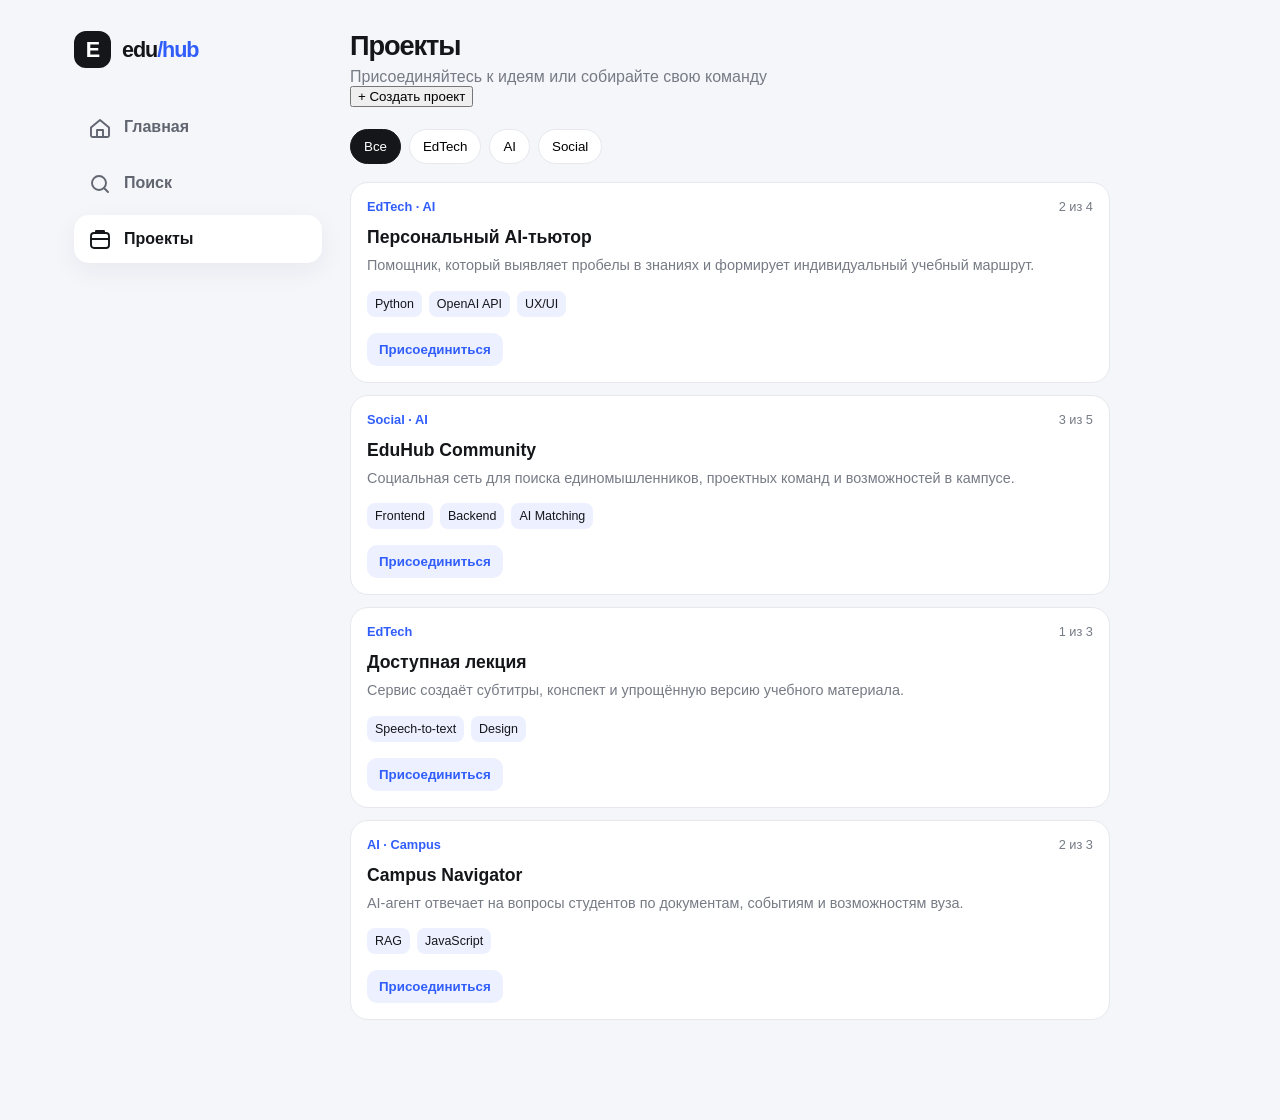
<file: projects.html>
<!doctype html>
<html lang="ru"><head><meta charset="utf-8"><meta name="viewport" content="width=device-width,initial-scale=1,viewport-fit=cover"><meta name="theme-color" content="#f5f6fa"><title>Проекты — EduHub</title><link rel="stylesheet" href="assets/pages.css"></head>
<body><div class="shell">
  <aside class="sidebar"><div class="brand"><b class="brandmark">E</b><span>edu<i>/hub</i></span></div><nav class="nav">
    <a class="nav-btn" href="index.html"><svg class="icon"><path d="M3 11.5 12 4l9 7.5v8a1.5 1.5 0 0 1-1.5 1.5h-15A1.5 1.5 0 0 1 3 19.5z"/><path d="M9 21v-7h6v7"/></svg>Главная</a>
    <a class="nav-btn" href="search.html"><svg class="icon"><circle cx="11" cy="11" r="7"/><path d="m20 20-4-4"/></svg>Поиск</a>
    <a class="nav-btn active" href="projects.html"><svg class="icon"><rect x="3" y="5" width="18" height="15" rx="3"/><path d="M8 5V3h8v2M3 11h18"/></svg>Проекты</a>
  </nav></aside>
  <main class="content"><header class="page-head"><div><h1>Проекты</h1><p>Присоединяйтесь к идеям или собирайте свою команду</p></div><button class="primary" id="createProject">+ Создать проект</button></header>
    <div class="filters"><button class="chip active" data-filter="all">Все</button><button class="chip" data-filter="edtech">EdTech</button><button class="chip" data-filter="ai">AI</button><button class="chip" data-filter="social">Social</button></div>
    <section class="projects">
      <article class="project" data-category="edtech ai"><div class="project-top"><span class="badge">EdTech · AI</span><span class="members">2 из 4</span></div><h2>Персональный AI-тьютор</h2><p>Помощник, который выявляет пробелы в знаниях и формирует индивидуальный учебный маршрут.</p><div class="skills"><span>Python</span><span>OpenAI API</span><span>UX/UI</span></div><button>Присоединиться</button></article>
      <article class="project" data-category="social ai"><div class="project-top"><span class="badge">Social · AI</span><span class="members">3 из 5</span></div><h2>EduHub Community</h2><p>Социальная сеть для поиска единомышленников, проектных команд и возможностей в кампусе.</p><div class="skills"><span>Frontend</span><span>Backend</span><span>AI Matching</span></div><button>Присоединиться</button></article>
      <article class="project" data-category="edtech"><div class="project-top"><span class="badge">EdTech</span><span class="members">1 из 3</span></div><h2>Доступная лекция</h2><p>Сервис создаёт субтитры, конспект и упрощённую версию учебного материала.</p><div class="skills"><span>Speech-to-text</span><span>Design</span></div><button>Присоединиться</button></article>
      <article class="project" data-category="ai social"><div class="project-top"><span class="badge">AI · Campus</span><span class="members">2 из 3</span></div><h2>Campus Navigator</h2><p>AI-агент отвечает на вопросы студентов по документам, событиям и возможностям вуза.</p><div class="skills"><span>RAG</span><span>JavaScript</span></div><button>Присоединиться</button></article>
    </section>
  </main>
</div>
<nav class="bottom-nav"><a href="index.html"><svg class="icon"><path d="M3 11.5 12 4l9 7.5v8a1.5 1.5 0 0 1-1.5 1.5h-15A1.5 1.5 0 0 1 3 19.5z"/><path d="M9 21v-7h6v7"/></svg><span>Главная</span></a><a href="search.html"><svg class="icon"><circle cx="11" cy="11" r="7"/><path d="m20 20-4-4"/></svg><span>Поиск</span></a><a class="active" href="projects.html"><svg class="icon"><rect x="3" y="5" width="18" height="15" rx="3"/><path d="M8 5V3h8v2M3 11h18"/></svg><span>Проекты</span></a></nav>
<div class="toast"></div><script>
const toast=document.querySelector('.toast');function showToast(t){toast.textContent=t;toast.classList.add('show');setTimeout(()=>toast.classList.remove('show'),1900)}
document.querySelectorAll('.chip').forEach(chip=>chip.addEventListener('click',()=>{document.querySelectorAll('.chip').forEach(x=>x.classList.remove('active'));chip.classList.add('active');const f=chip.dataset.filter;document.querySelectorAll('.project').forEach(p=>p.hidden=f!=='all'&&!p.dataset.category.includes(f))}));
document.querySelectorAll('.project button').forEach(btn=>btn.addEventListener('click',()=>{btn.textContent='Заявка отправлена';showToast('Автор проекта получил вашу заявку')}));document.querySelector('#createProject').addEventListener('click',()=>showToast('Форма создания проекта появится следующим этапом'));
</script></body></html>
</file>
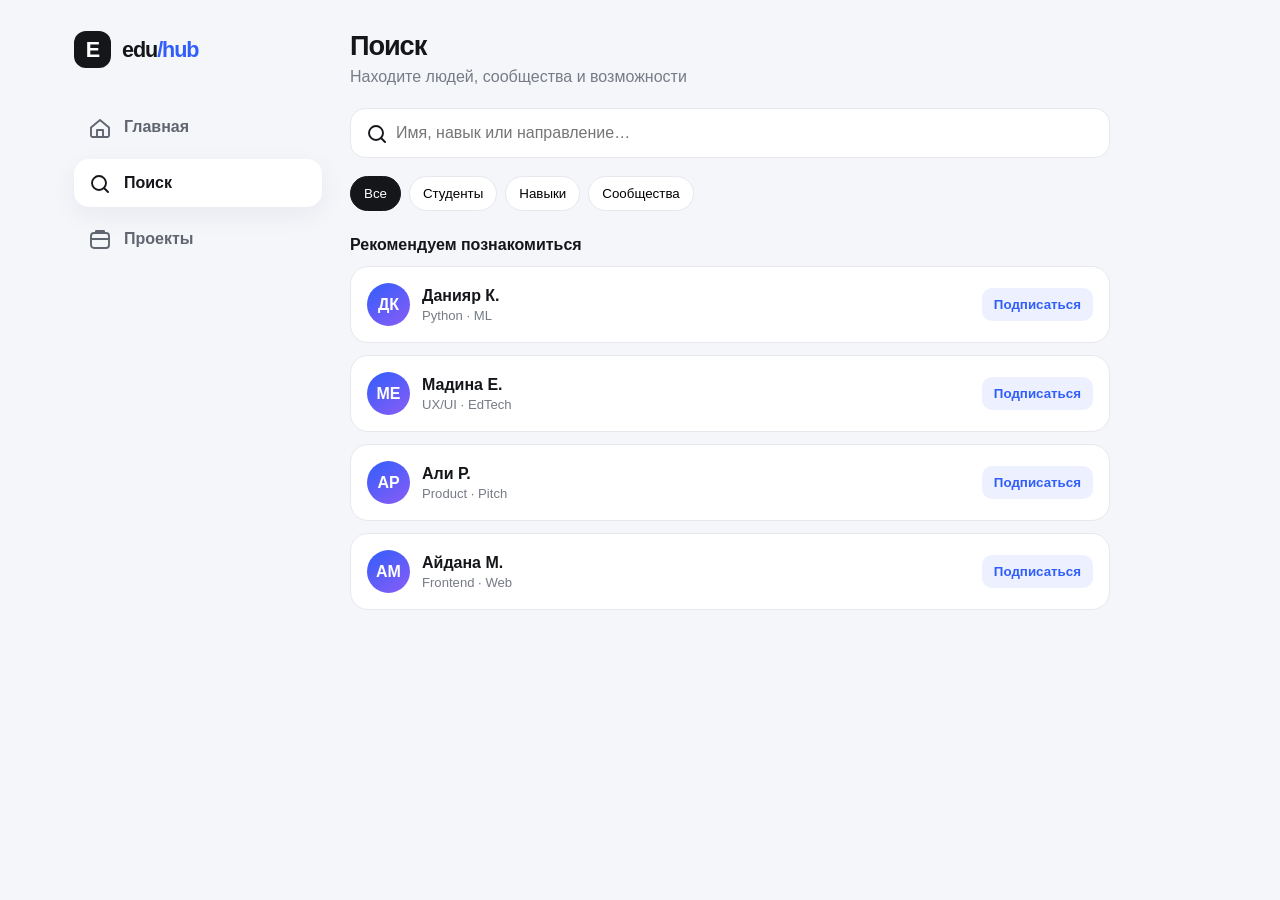
<file: search.html>
<!doctype html>
<html lang="ru"><head><meta charset="utf-8"><meta name="viewport" content="width=device-width,initial-scale=1,viewport-fit=cover"><meta name="theme-color" content="#f5f6fa"><title>Поиск — EduHub</title><link rel="stylesheet" href="assets/pages.css"></head>
<body><div class="shell">
  <aside class="sidebar"><div class="brand"><b class="brandmark">E</b><span>edu<i>/hub</i></span></div><nav class="nav">
    <a class="nav-btn" href="index.html"><svg class="icon"><path d="M3 11.5 12 4l9 7.5v8a1.5 1.5 0 0 1-1.5 1.5h-15A1.5 1.5 0 0 1 3 19.5z"/><path d="M9 21v-7h6v7"/></svg>Главная</a>
    <a class="nav-btn active" href="search.html"><svg class="icon"><circle cx="11" cy="11" r="7"/><path d="m20 20-4-4"/></svg>Поиск</a>
    <a class="nav-btn" href="projects.html"><svg class="icon"><rect x="3" y="5" width="18" height="15" rx="3"/><path d="M8 5V3h8v2M3 11h18"/></svg>Проекты</a>
  </nav></aside>
  <main class="content"><header class="page-head"><div><h1>Поиск</h1><p>Находите людей, сообщества и возможности</p></div></header>
    <label class="search-box"><svg class="icon"><circle cx="11" cy="11" r="7"/><path d="m20 20-4-4"/></svg><input id="searchInput" type="search" placeholder="Имя, навык или направление…" autocomplete="off"></label>
    <div class="filters"><button class="chip active">Все</button><button class="chip">Студенты</button><button class="chip">Навыки</button><button class="chip">Сообщества</button></div>
    <h2 class="section-title">Рекомендуем познакомиться</h2><section class="people" id="people">
      <article class="person" data-search="данияр python machine learning ml"><div class="avatar">ДК</div><div><strong>Данияр К.</strong><span>Python · ML</span></div><button>Подписаться</button></article>
      <article class="person" data-search="мадина ux ui edtech дизайн"><div class="avatar">МЕ</div><div><strong>Мадина Е.</strong><span>UX/UI · EdTech</span></div><button>Подписаться</button></article>
      <article class="person" data-search="али product pitch презентация"><div class="avatar">АР</div><div><strong>Али Р.</strong><span>Product · Pitch</span></div><button>Подписаться</button></article>
      <article class="person" data-search="айдана frontend javascript web"><div class="avatar">АМ</div><div><strong>Айдана М.</strong><span>Frontend · Web</span></div><button>Подписаться</button></article>
    </section><p class="empty-note" id="empty" hidden>По вашему запросу пока ничего не найдено.</p>
  </main>
</div>
<nav class="bottom-nav"><a href="index.html"><svg class="icon"><path d="M3 11.5 12 4l9 7.5v8a1.5 1.5 0 0 1-1.5 1.5h-15A1.5 1.5 0 0 1 3 19.5z"/><path d="M9 21v-7h6v7"/></svg><span>Главная</span></a><a class="active" href="search.html"><svg class="icon"><circle cx="11" cy="11" r="7"/><path d="m20 20-4-4"/></svg><span>Поиск</span></a><a href="projects.html"><svg class="icon"><rect x="3" y="5" width="18" height="15" rx="3"/><path d="M8 5V3h8v2M3 11h18"/></svg><span>Проекты</span></a></nav>
<div class="toast"></div><script>
const input=document.querySelector('#searchInput'),cards=[...document.querySelectorAll('.person')],empty=document.querySelector('#empty');
input.addEventListener('input',()=>{const q=input.value.trim().toLowerCase();let shown=0;cards.forEach(card=>{const ok=card.dataset.search.includes(q);card.hidden=!ok;if(ok)shown++});empty.hidden=shown>0});
document.querySelectorAll('.person button').forEach(btn=>btn.addEventListener('click',()=>{const on=btn.textContent==='Вы подписаны';btn.textContent=on?'Подписаться':'Вы подписаны'}));
</script></body></html>
</file>
<file: assets/pages.css>
:root{--bg:#f5f6fa;--surface:#fff;--ink:#14161a;--muted:#767b85;--line:#e7e8ed;--brand:#315efb;--soft:#edf1ff;font-family:Inter,ui-sans-serif,-apple-system,BlinkMacSystemFont,"Segoe UI",sans-serif}*{box-sizing:border-box}body{margin:0;background:var(--bg);color:var(--ink)}.shell{max-width:1180px;margin:auto;display:grid;grid-template-columns:248px minmax(0,760px);gap:28px;padding:26px 24px 100px}.sidebar{position:sticky;top:24px;align-self:start}.brand{display:flex;align-items:center;gap:11px;font-size:1.35rem;font-weight:800;letter-spacing:-.05em;margin:5px 0 35px}.brandmark{display:grid;place-items:center;width:37px;height:37px;border-radius:12px;background:var(--ink);color:#fff}.brand i{font-style:normal;color:var(--brand)}.nav{display:grid;gap:8px}.nav-btn{display:flex;align-items:center;gap:14px;padding:13px 14px;border-radius:15px;color:#606570;font-weight:650;text-decoration:none}.nav-btn:hover,.nav-btn.active{background:var(--surface);color:var(--ink);box-shadow:0 8px 26px rgba(25,30,45,.06)}.icon{width:22px;height:22px;fill:none;stroke:currentColor;stroke-width:1.9;stroke-linecap:round;stroke-linejoin:round}.content{min-width:0}.page-head{margin:4px 0 22px}.page-head h1{margin:0;font-size:1.7rem;letter-spacing:-.04em}.page-head p{margin:6px 0 0;color:var(--muted)}.search-box{display:flex;align-items:center;gap:10px;background:#fff;border:1px solid var(--line);border-radius:15px;padding:0 14px}.search-box input{width:100%;border:0;outline:0;padding:15px 0;background:transparent;font:inherit}.filters{display:flex;gap:8px;flex-wrap:wrap;margin:18px 0}.chip{border:1px solid var(--line);border-radius:999px;padding:9px 13px;background:#fff;cursor:pointer}.chip.active{background:var(--ink);color:#fff;border-color:var(--ink)}.section-title{font-size:1rem;margin:25px 0 12px}.people,.projects{display:grid;gap:12px}.person,.project{background:#fff;border:1px solid var(--line);border-radius:18px;padding:16px}.person{display:flex;align-items:center;gap:12px}.avatar{display:grid;place-items:center;width:43px;height:43px;border-radius:50%;background:linear-gradient(145deg,#315efb,#8b5cf6);color:#fff;font-weight:800}.person strong,.person span{display:block}.person span{font-size:.82rem;color:var(--muted);margin-top:3px}.person button,.project button{margin-left:auto;border:0;border-radius:10px;background:var(--soft);color:var(--brand);padding:9px 12px;font-weight:700;cursor:pointer}.empty-note{color:var(--muted);text-align:center;padding:22px}.project-top{display:flex;justify-content:space-between;gap:12px;color:var(--muted);font-size:.8rem}.badge{color:var(--brand);font-weight:750}.project h2{font-size:1.1rem;margin:13px 0 7px}.project p{margin:0;color:var(--muted);line-height:1.5;font-size:.9rem}.skills{display:flex;gap:7px;flex-wrap:wrap;margin-top:14px}.skills span{font-size:.78rem;background:var(--soft);padding:6px 8px;border-radius:8px}.project button{display:block;margin:16px 0 0}.bottom-nav{display:none}@media(max-width:700px){.shell{display:block;padding:20px 16px 90px}.sidebar{position:static}.sidebar .nav{display:none}.brand{margin-bottom:22px}.bottom-nav{display:flex;position:fixed;bottom:0;left:0;right:0;justify-content:space-around;background:#fff;border-top:1px solid var(--line);padding:10px}.bottom-nav a{display:grid;place-items:center;gap:4px;text-decoration:none;color:#777;font-size:.68rem}.bottom-nav a.active{color:var(--brand);font-weight:700}.page-head h1{font-size:1.45rem}}
</file>
